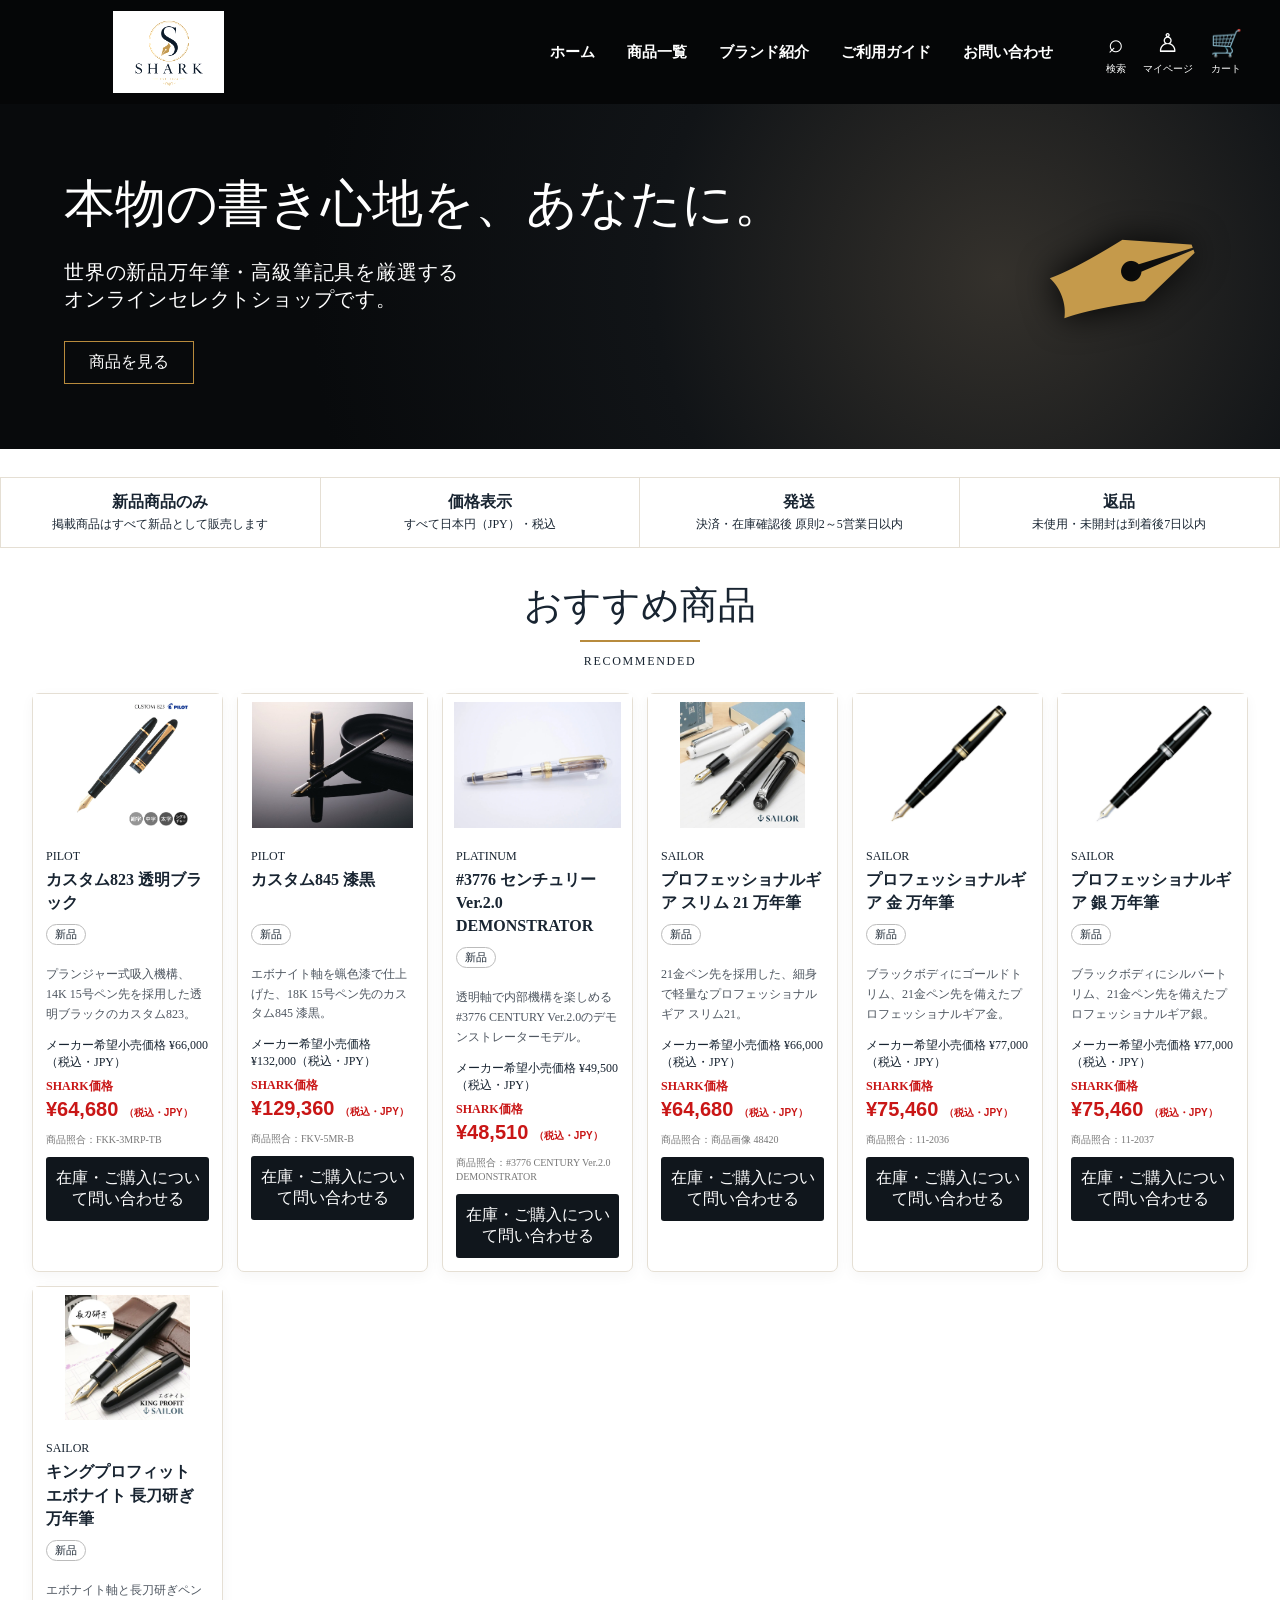
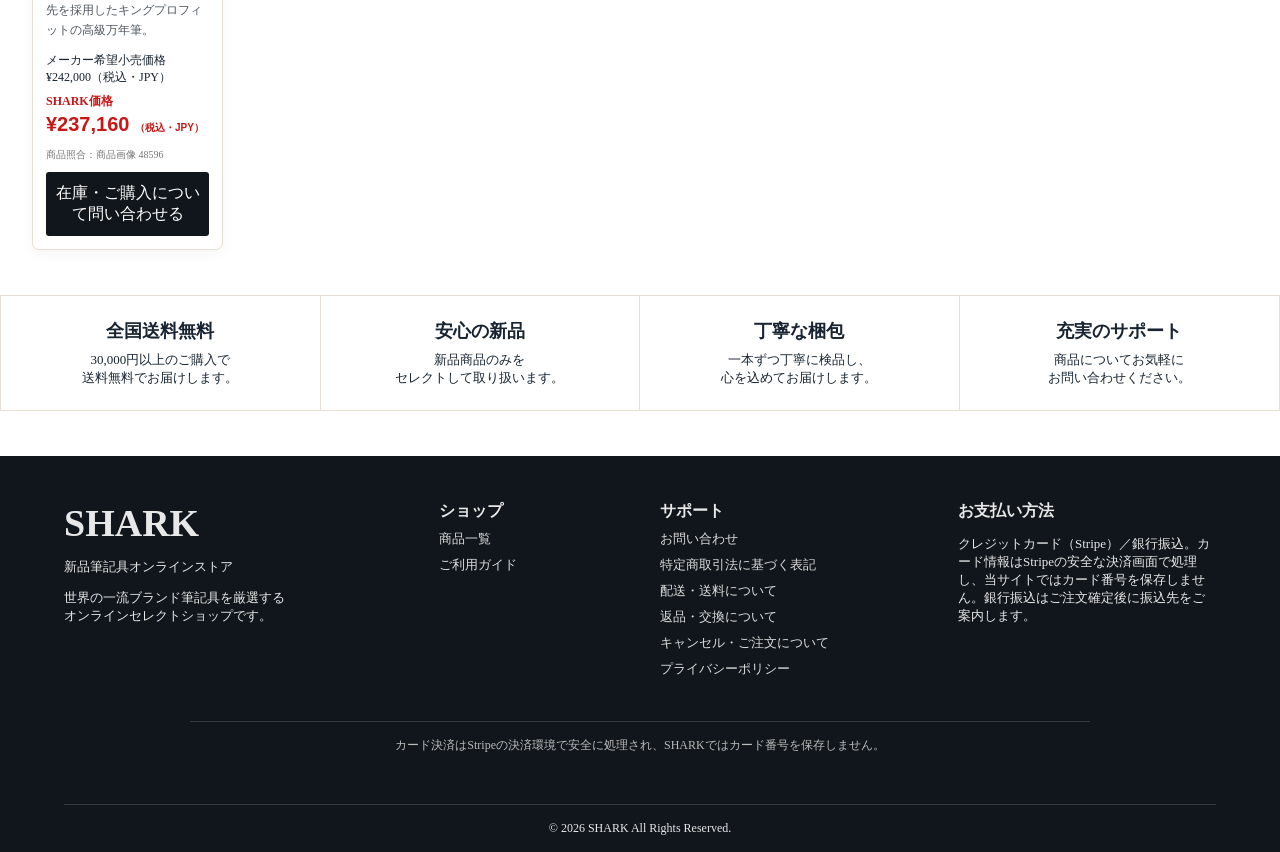
<file: index.html>
<!doctype html>
<html lang="ja"><head><meta charset="utf-8"><meta name="viewport" content="width=device-width,initial-scale=1">
<title>SHARK | 新品高級筆記具オンラインストア</title>
<meta name="description" content="世界の新品万年筆・高級筆記具を厳選するオンラインセレクトショップ SHARK。">
<link rel="stylesheet" href="style.css"></head><body>
<header class="top"><a class="logo" href="index.html"><img src="images/shark-logo.png" alt="SHARK"></a>
<button class="menu" aria-label="メニュー">☰</button>
<nav><a href="index.html">ホーム</a><a href="#products">商品一覧</a><a href="#brands">ブランド紹介</a><a href="guide.html">ご利用ガイド</a><a href="contact.html">お問い合わせ</a></nav>
<div class="tools"><span>⌕<small>検索</small></span><span>♙<small>マイページ</small></span><span>🛒<small>カート</small></span></div></header>
<main>
<section class="hero"><div><h1>本物の書き心地を、あなたに。</h1><p>世界の新品万年筆・高級筆記具を厳選する<br>オンラインセレクトショップです。</p><a href="#products" class="hero-btn">商品を見る</a></div><div class="hero-pen">✒</div></section>
<section class="trust-strip">
<div><b>新品商品のみ</b><span>掲載商品はすべて新品として販売します</span></div>
<div><b>価格表示</b><span>すべて日本円（JPY）・税込</span></div>
<div><b>発送</b><span>決済・在庫確認後 原則2～5営業日以内</span></div>
<div><b>返品</b><span>未使用・未開封は到着後7日以内</span></div>
</section><section class="products-section" id="products"><div class="section-title"><h2>おすすめ商品</h2><span>RECOMMENDED</span></div>
<div class="grid" id="productGrid"></div></section>
<section class="benefits"><article><b>全国送料無料</b><p>30,000円以上のご購入で<br>送料無料でお届けします。</p></article><article><b>安心の新品</b><p>新品商品のみを<br>セレクトして取り扱います。</p></article><article><b>丁寧な梱包</b><p>一本ずつ丁寧に検品し、<br>心を込めてお届けします。</p></article><article><b>充実のサポート</b><p>商品についてお気軽に<br>お問い合わせください。</p></article></section>
</main>
<footer><div class="footer-grid"><div><h2>SHARK</h2><p>新品筆記具オンラインストア</p><p>世界の一流ブランド筆記具を厳選する<br>オンラインセレクトショップです。</p></div>
<div><b>ショップ</b><a href="#products">商品一覧</a><a href="guide.html">ご利用ガイド</a></div>
<div><b>サポート</b><a href="contact.html">お問い合わせ</a><a href="legal.html">特定商取引法に基づく表記</a><a href="shipping.html">配送・送料について</a><a href="returns.html">返品・交換について</a><a href="terms.html">キャンセル・ご注文について</a><a href="privacy.html">プライバシーポリシー</a></div>
<div><b>お支払い方法</b><p>クレジットカード（Stripe）／銀行振込。カード情報はStripeの安全な決済画面で処理し、当サイトではカード番号を保存しません。銀行振込はご注文確定後に振込先をご案内します。</p></div></div><div class="secure-note">カード決済はStripeの決済環境で安全に処理され、SHARKではカード番号を保存しません。</div><div class="copyright">© 2026 SHARK All Rights Reserved.</div></footer>
<script>window.PRODUCTS=[{"brand": "PILOT", "name": "カスタム823 透明ブラック", "msrp": 66000, "image": "images/products/pilot-custom823.jpg", "description": "プランジャー式吸入機構、14K 15号ペン先を採用した透明ブラックのカスタム823。", "source": "FKK-3MRP-TB", "price": 64680, "condition": "新品", "currency": "JPY", "stock": "販売準備中"}, {"brand": "PILOT", "name": "カスタム845 漆黒", "msrp": 132000, "image": "images/products/pilot-custom845.jpg", "description": "エボナイト軸を蝋色漆で仕上げた、18K 15号ペン先のカスタム845 漆黒。", "source": "FKV-5MR-B", "price": 129360, "condition": "新品", "currency": "JPY", "stock": "販売準備中"}, {"brand": "PLATINUM", "name": "#3776 センチュリー Ver.2.0 DEMONSTRATOR", "msrp": 49500, "image": "images/products/platinum-3776-v2-demonstrator.jpg", "description": "透明軸で内部機構を楽しめる#3776 CENTURY Ver.2.0のデモンストレーターモデル。", "source": "#3776 CENTURY Ver.2.0 DEMONSTRATOR", "price": 48510, "condition": "新品", "currency": "JPY", "stock": "販売準備中"}, {"brand": "SAILOR", "name": "プロフェッショナルギア スリム 21 万年筆", "msrp": 66000, "image": "images/products/sailor-professional-gear-slim21.jpg", "description": "21金ペン先を採用した、細身で軽量なプロフェッショナルギア スリム21。", "source": "商品画像 48420", "price": 64680, "condition": "新品", "currency": "JPY", "stock": "販売準備中"}, {"brand": "SAILOR", "name": "プロフェッショナルギア 金 万年筆", "msrp": 77000, "image": "images/products/sailor-professional-gear-gold.jpg", "description": "ブラックボディにゴールドトリム、21金ペン先を備えたプロフェッショナルギア金。", "source": "11-2036", "price": 75460, "condition": "新品", "currency": "JPY", "stock": "販売準備中"}, {"brand": "SAILOR", "name": "プロフェッショナルギア 銀 万年筆", "msrp": 77000, "image": "images/products/sailor-professional-gear-silver.jpg", "description": "ブラックボディにシルバートリム、21金ペン先を備えたプロフェッショナルギア銀。", "source": "11-2037", "price": 75460, "condition": "新品", "currency": "JPY", "stock": "販売準備中"}, {"brand": "SAILOR", "name": "キングプロフィット エボナイト 長刀研ぎ 万年筆", "msrp": 242000, "image": "images/products/sailor-king-profit-ebonite-naginata.jpg", "description": "エボナイト軸と長刀研ぎペン先を採用したキングプロフィットの高級万年筆。", "source": "商品画像 48596", "price": 237160, "condition": "新品", "currency": "JPY", "stock": "販売準備中"}];</script>
<script src="script.js"></script></body></html>
</file>
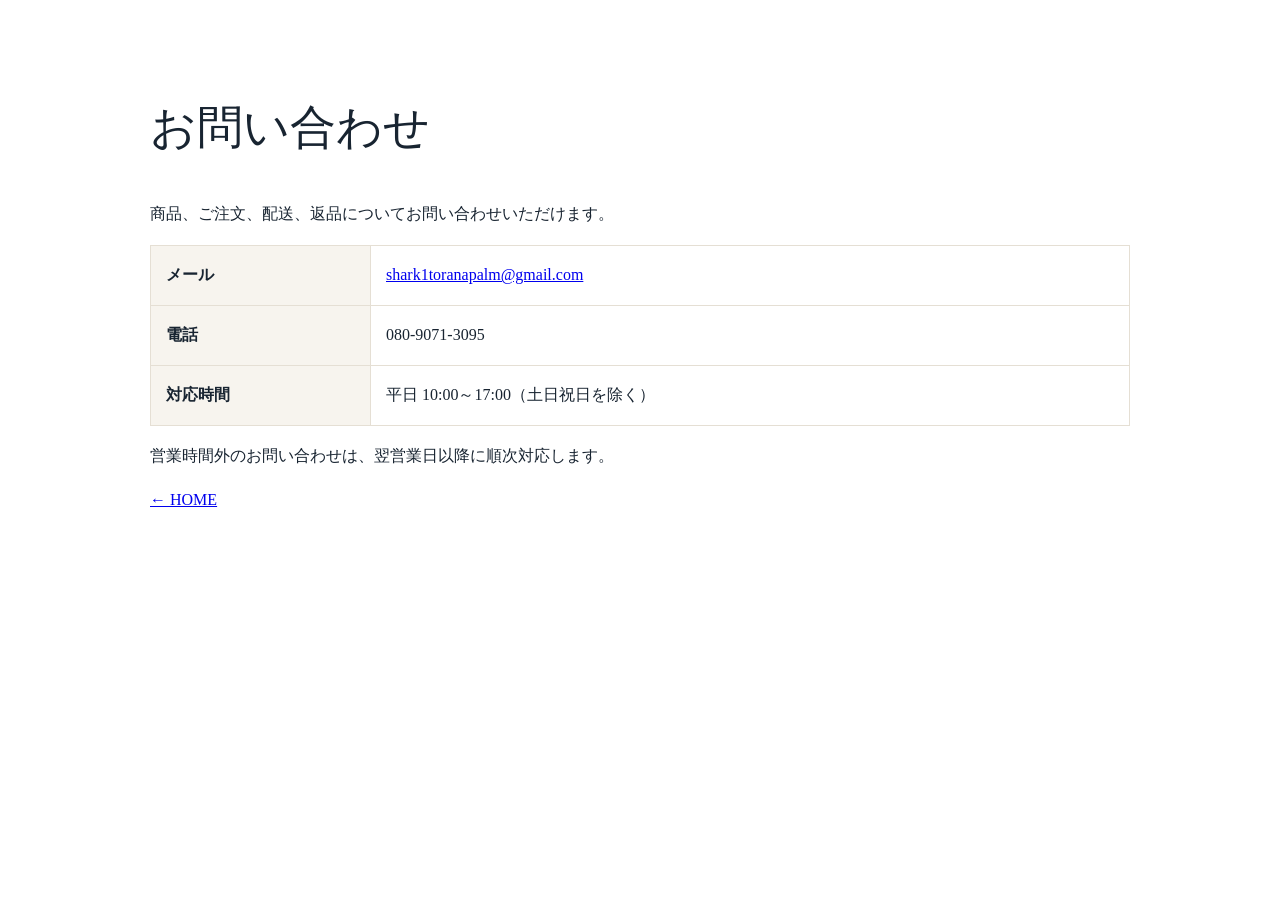
<file: contact.html>
<!doctype html><html lang="ja"><head><meta charset="utf-8"><meta name="viewport" content="width=device-width,initial-scale=1"><title>お問い合わせ | SHARK</title><link rel="stylesheet" href="style.css"></head><body>
<main class="page"><h1>お問い合わせ</h1>
<p>商品、ご注文、配送、返品についてお問い合わせいただけます。</p>
<table class="legal">
<tr><th>メール</th><td><a href="mailto:shark1toranapalm@gmail.com">shark1toranapalm@gmail.com</a></td></tr>
<tr><th>電話</th><td>080-9071-3095</td></tr>
<tr><th>対応時間</th><td>平日 10:00～17:00（土日祝日を除く）</td></tr>
</table><p>営業時間外のお問い合わせは、翌営業日以降に順次対応します。</p><p><a href="index.html">← HOME</a></p></main></body></html>
</file>
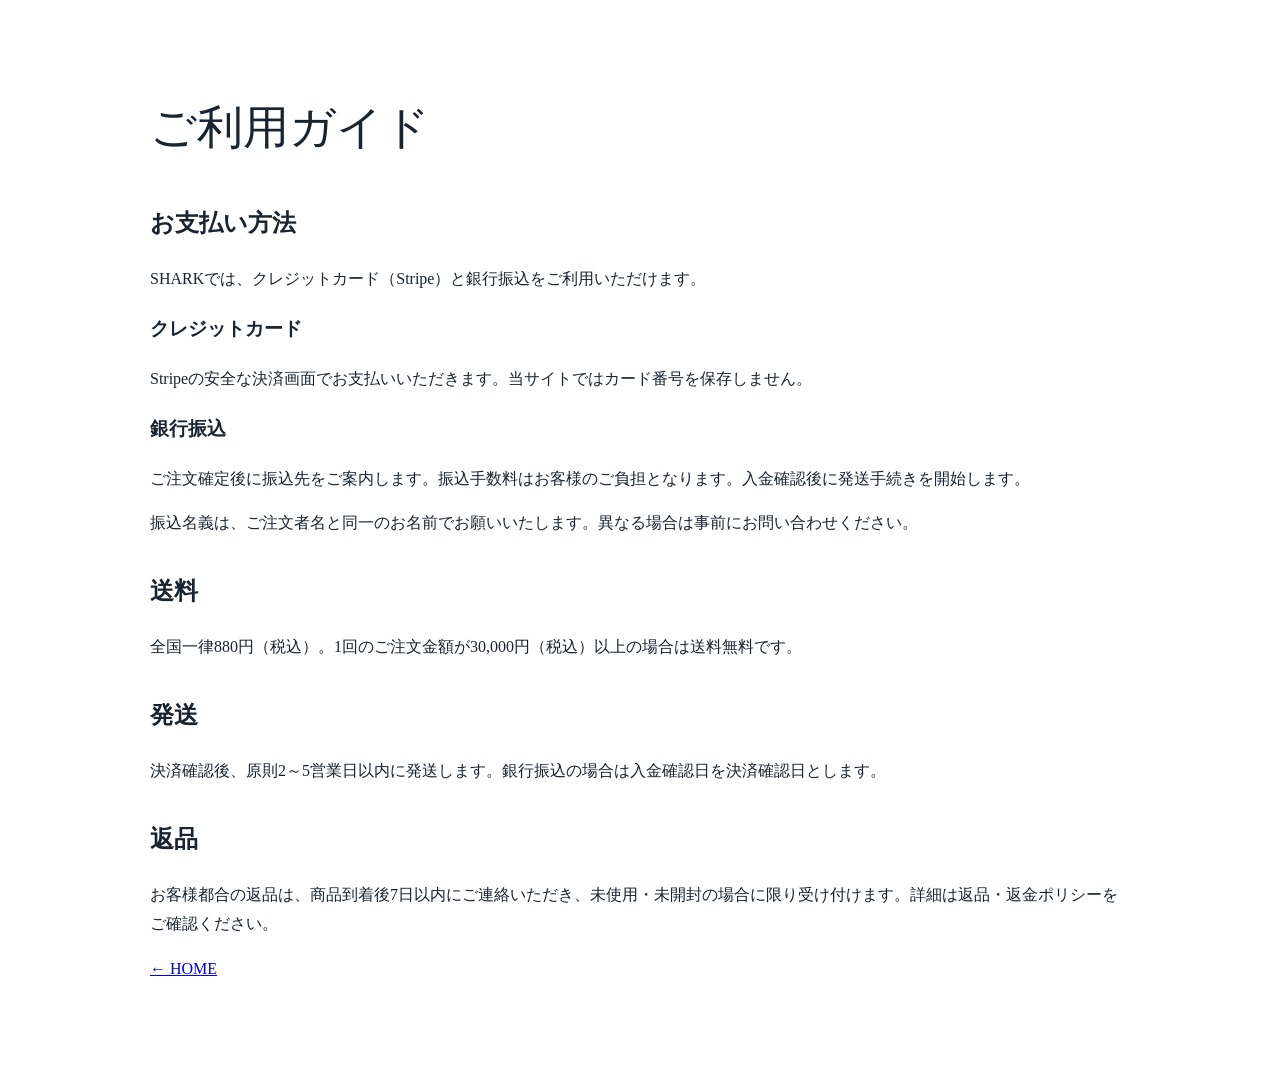
<file: guide.html>
<!doctype html><html lang="ja"><head><meta charset="utf-8"><meta name="viewport" content="width=device-width,initial-scale=1"><title>ご利用ガイド | SHARK</title><link rel="stylesheet" href="style.css"></head><body>
<main class="page"><h1>ご利用ガイド</h1>
<h2>お支払い方法</h2>
<p>SHARKでは、クレジットカード（Stripe）と銀行振込をご利用いただけます。</p>
<h3>クレジットカード</h3>
<p>Stripeの安全な決済画面でお支払いいただきます。当サイトではカード番号を保存しません。</p>
<h3>銀行振込</h3>
<p>ご注文確定後に振込先をご案内します。振込手数料はお客様のご負担となります。入金確認後に発送手続きを開始します。</p>
<p>振込名義は、ご注文者名と同一のお名前でお願いいたします。異なる場合は事前にお問い合わせください。</p>
<h2>送料</h2><p>全国一律880円（税込）。1回のご注文金額が30,000円（税込）以上の場合は送料無料です。</p>
<h2>発送</h2><p>決済確認後、原則2～5営業日以内に発送します。銀行振込の場合は入金確認日を決済確認日とします。</p>
<h2>返品</h2><p>お客様都合の返品は、商品到着後7日以内にご連絡いただき、未使用・未開封の場合に限り受け付けます。詳細は返品・返金ポリシーをご確認ください。</p>
<p><a href="index.html">← HOME</a></p></main></body></html>
</file>
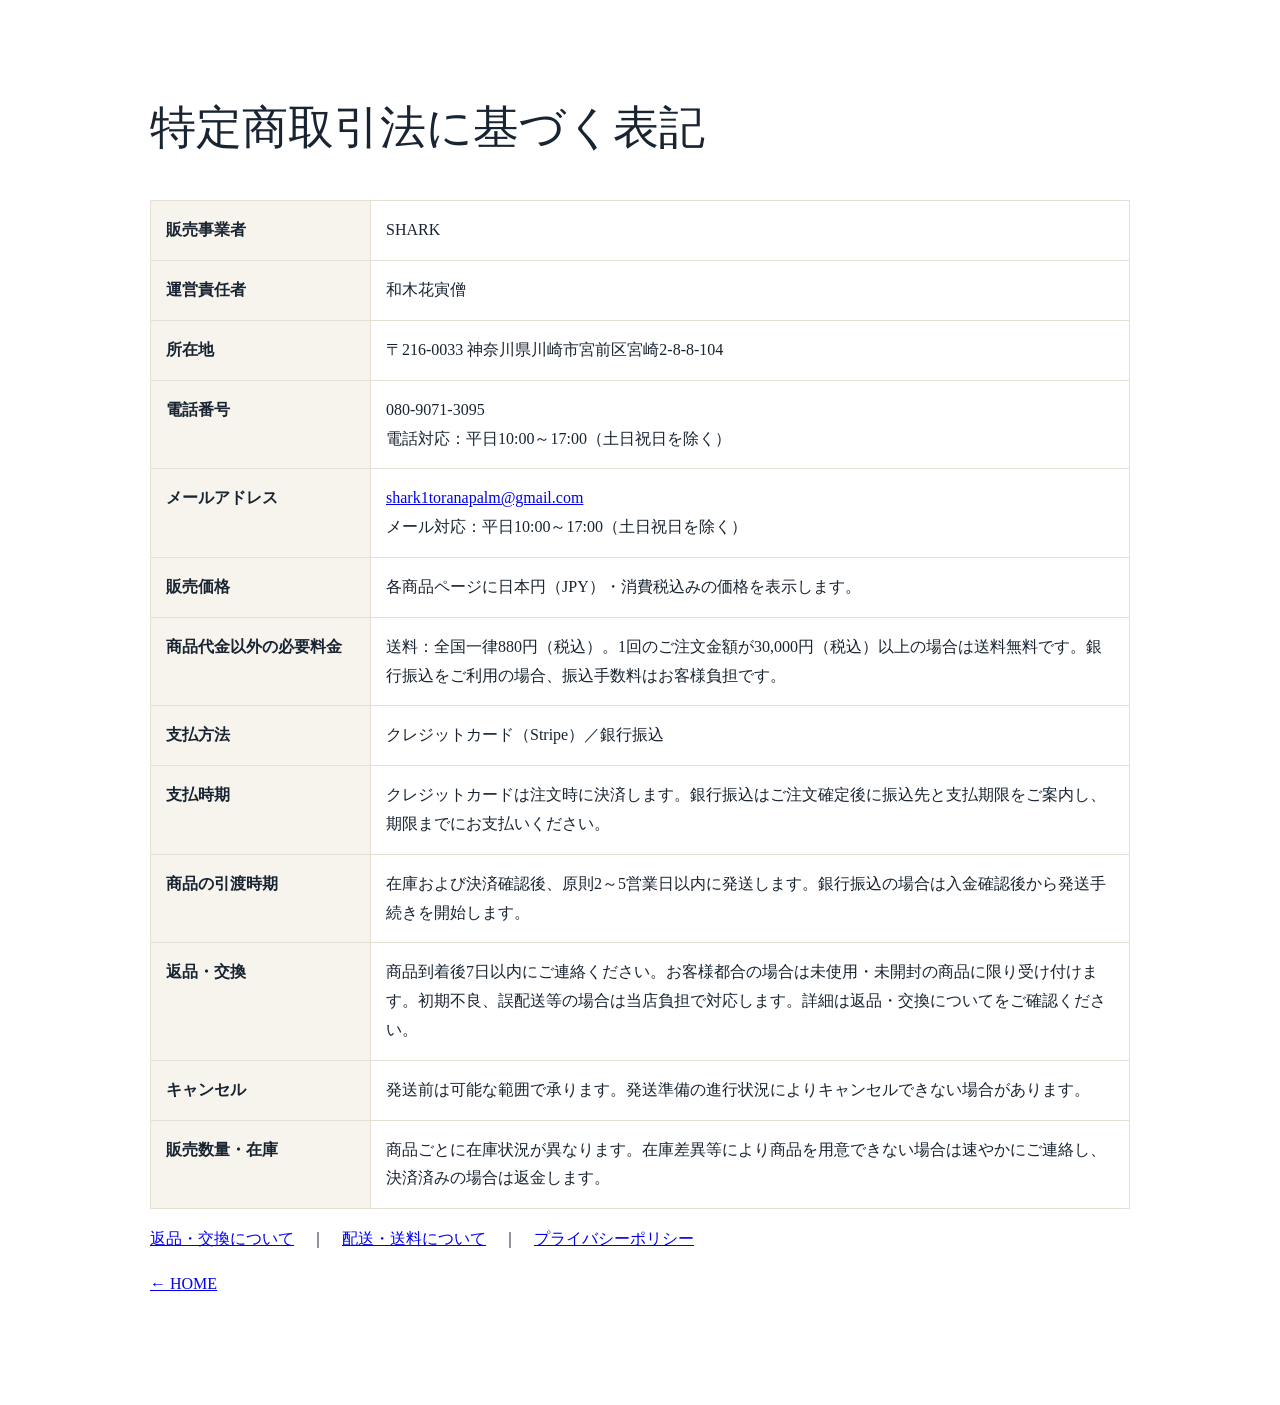
<file: legal.html>
<!doctype html><html lang="ja"><head><meta charset="utf-8"><meta name="viewport" content="width=device-width,initial-scale=1">
<title>特定商取引法に基づく表記 | SHARK</title><link rel="stylesheet" href="style.css"></head><body>
<main class="page"><h1>特定商取引法に基づく表記</h1>
<table class="legal">
<tr><th>販売事業者</th><td>SHARK</td></tr>
<tr><th>運営責任者</th><td>和木花寅僧</td></tr>
<tr><th>所在地</th><td>〒216-0033 神奈川県川崎市宮前区宮崎2-8-8-104</td></tr>
<tr><th>電話番号</th><td>080-9071-3095<br>電話対応：平日10:00～17:00（土日祝日を除く）</td></tr>
<tr><th>メールアドレス</th><td><a href="mailto:shark1toranapalm@gmail.com">shark1toranapalm@gmail.com</a><br>メール対応：平日10:00～17:00（土日祝日を除く）</td></tr>
<tr><th>販売価格</th><td>各商品ページに日本円（JPY）・消費税込みの価格を表示します。</td></tr>
<tr><th>商品代金以外の必要料金</th><td>送料：全国一律880円（税込）。1回のご注文金額が30,000円（税込）以上の場合は送料無料です。銀行振込をご利用の場合、振込手数料はお客様負担です。</td></tr>
<tr><th>支払方法</th><td>クレジットカード（Stripe）／銀行振込</td></tr>
<tr><th>支払時期</th><td>クレジットカードは注文時に決済します。銀行振込はご注文確定後に振込先と支払期限をご案内し、期限までにお支払いください。</td></tr>
<tr><th>商品の引渡時期</th><td>在庫および決済確認後、原則2～5営業日以内に発送します。銀行振込の場合は入金確認後から発送手続きを開始します。</td></tr>
<tr><th>返品・交換</th><td>商品到着後7日以内にご連絡ください。お客様都合の場合は未使用・未開封の商品に限り受け付けます。初期不良、誤配送等の場合は当店負担で対応します。詳細は返品・交換についてをご確認ください。</td></tr>
<tr><th>キャンセル</th><td>発送前は可能な範囲で承ります。発送準備の進行状況によりキャンセルできない場合があります。</td></tr>
<tr><th>販売数量・在庫</th><td>商品ごとに在庫状況が異なります。在庫差異等により商品を用意できない場合は速やかにご連絡し、決済済みの場合は返金します。</td></tr>
</table>
<p><a href="returns.html">返品・交換について</a>　｜　<a href="shipping.html">配送・送料について</a>　｜　<a href="privacy.html">プライバシーポリシー</a></p>
<p><a href="index.html">← HOME</a></p></main></body></html>
</file>
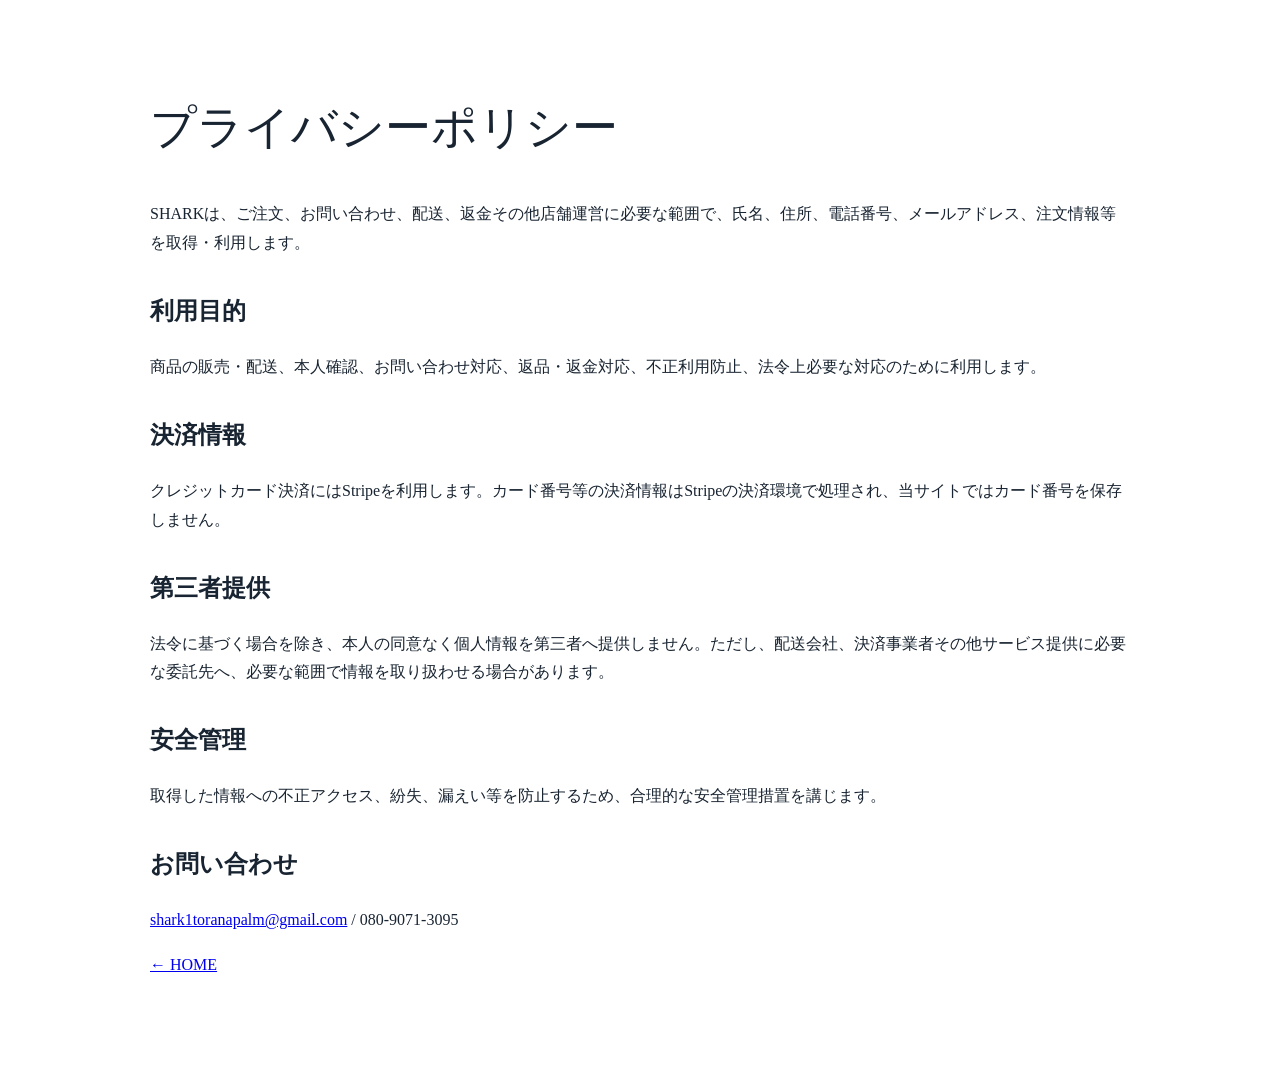
<file: privacy.html>
<!doctype html><html lang="ja"><head><meta charset="utf-8"><meta name="viewport" content="width=device-width,initial-scale=1"><title>プライバシーポリシー | SHARK</title><link rel="stylesheet" href="style.css"></head><body>
<main class="page"><h1>プライバシーポリシー</h1>
<p>SHARKは、ご注文、お問い合わせ、配送、返金その他店舗運営に必要な範囲で、氏名、住所、電話番号、メールアドレス、注文情報等を取得・利用します。</p>
<h2>利用目的</h2><p>商品の販売・配送、本人確認、お問い合わせ対応、返品・返金対応、不正利用防止、法令上必要な対応のために利用します。</p>
<h2>決済情報</h2><p>クレジットカード決済にはStripeを利用します。カード番号等の決済情報はStripeの決済環境で処理され、当サイトではカード番号を保存しません。</p>
<h2>第三者提供</h2><p>法令に基づく場合を除き、本人の同意なく個人情報を第三者へ提供しません。ただし、配送会社、決済事業者その他サービス提供に必要な委託先へ、必要な範囲で情報を取り扱わせる場合があります。</p>
<h2>安全管理</h2><p>取得した情報への不正アクセス、紛失、漏えい等を防止するため、合理的な安全管理措置を講じます。</p>
<h2>お問い合わせ</h2><p><a href="mailto:shark1toranapalm@gmail.com">shark1toranapalm@gmail.com</a> / 080-9071-3095</p>
<p><a href="index.html">← HOME</a></p></main></body></html>
</file>
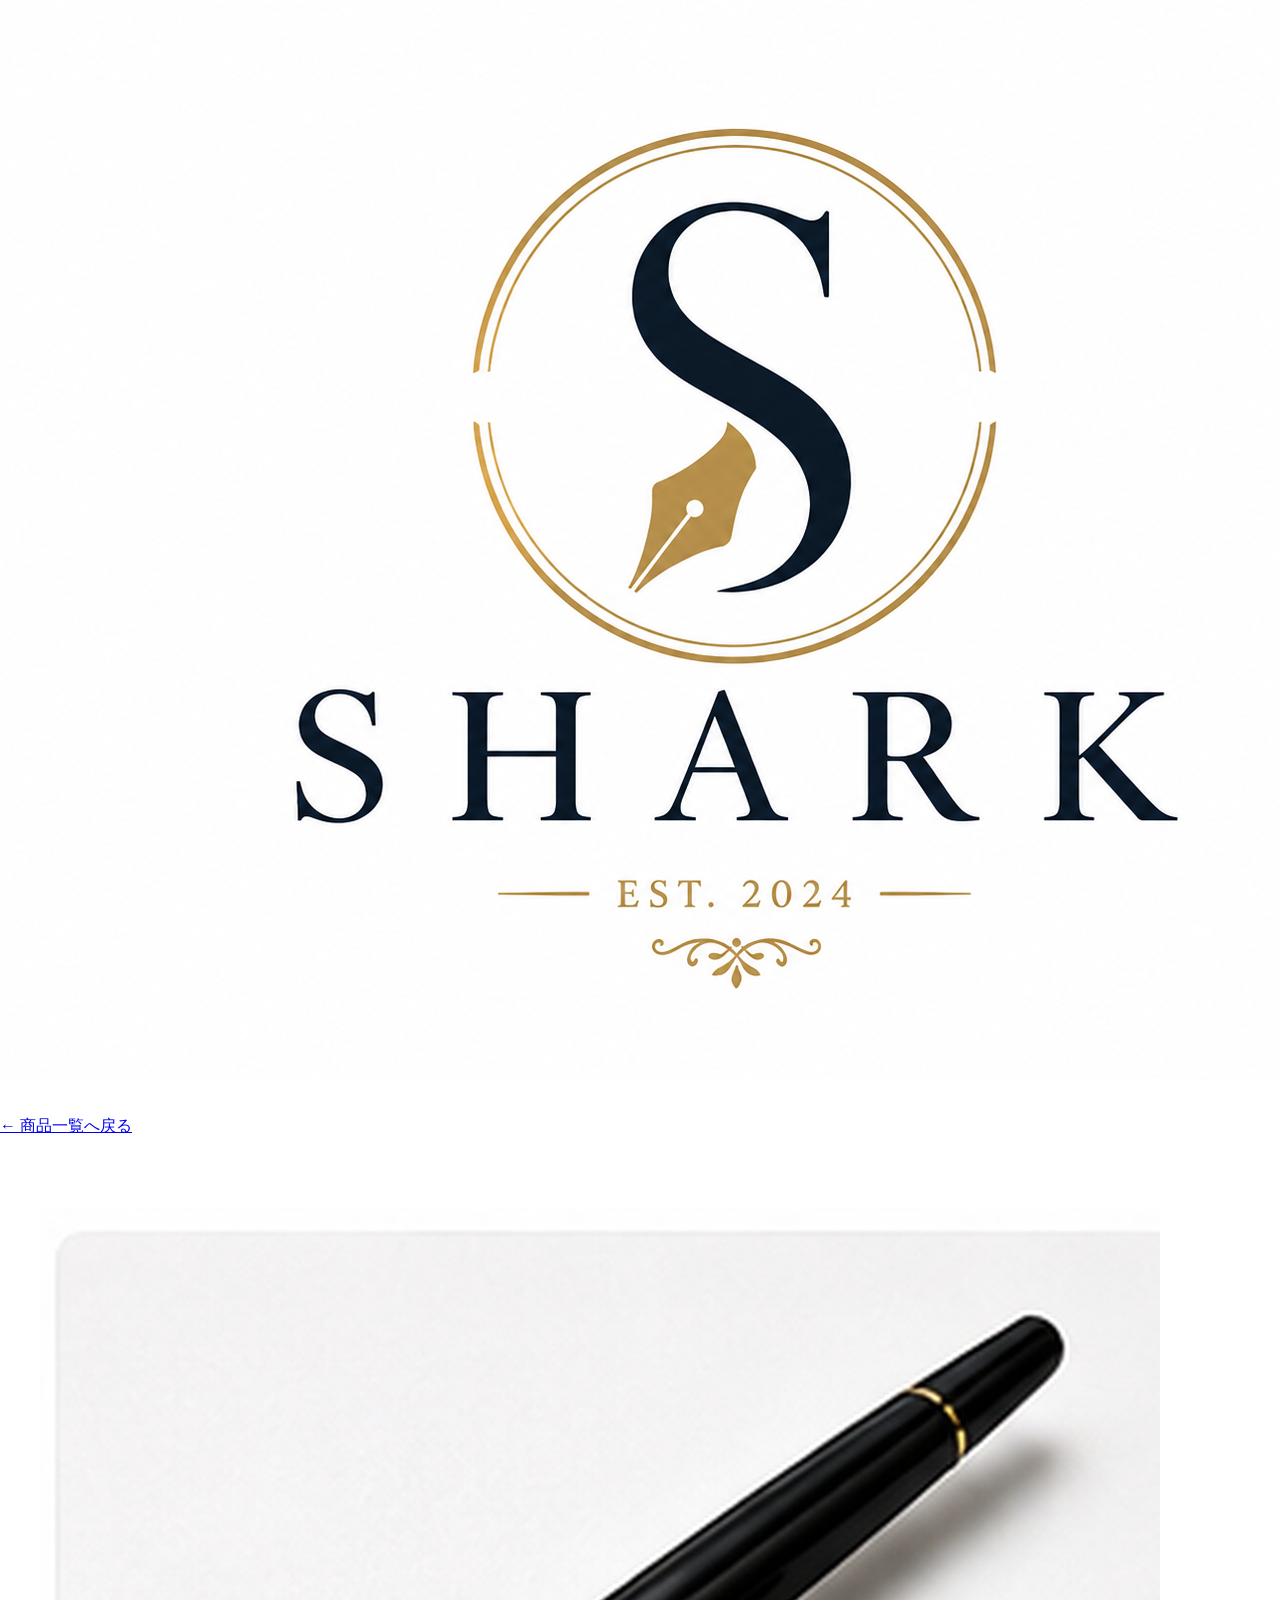
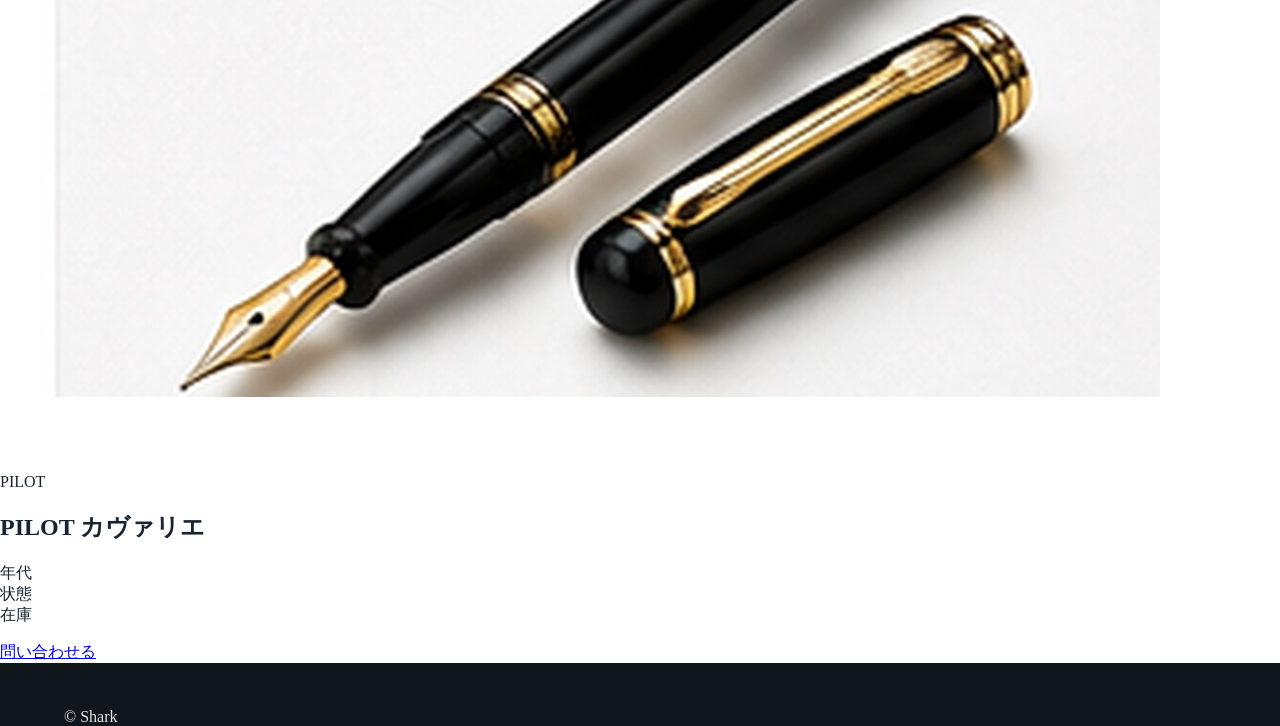
<file: product.html>
<!doctype html><html lang="ja"><head><meta charset="utf-8"><meta name="viewport" content="width=device-width,initial-scale=1"><title>商品詳細 | Shark</title><link rel="stylesheet" href="style.css"></head><body>
<header class="site-header"><div class="header-inner"><a class="brand" href="index.html"><img src="images/shark-logo.png" alt="Shark"></a><nav class="site-nav"><a href="index.html">HOME</a><a href="index.html#collection">COLLECTION</a><a href="shop.html">SHOP INFO</a></nav></div></header>
<main id="detail" class="detail-page">読み込み中です。</main>
<footer class="site-footer">© Shark</footer>
<script src="products.js"></script>
<script>
const detail = document.getElementById("detail");
const id = Number(new URLSearchParams(location.search).get("id"));
const products = Array.isArray(window.SHARK_PRODUCTS) ? window.SHARK_PRODUCTS : [];

const esc = (value) => String(value ?? "")
  .replace(/&/g, "&amp;")
  .replace(/</g, "&lt;")
  .replace(/>/g, "&gt;")
  .replace(/"/g, "&quot;")
  .replace(/'/g, "&#039;");

const product = products[id];

if (!product) {
  detail.innerHTML = '<p><a href="index.html#collection">← 商品一覧へ戻る</a></p><p>商品が見つかりません。</p>';
} else {
  detail.innerHTML = `
    <p><a href="index.html#collection">← 商品一覧へ戻る</a></p>
    <div class="detail-layout">
      <div>
        <img
          class="detail-image"
          src="${esc(product.image)}"
          alt="${esc(product.name)}"
          onerror="this.onerror=null;this.src='images/shark-logo.png';"
        >
      </div>
      <article class="detail-info">
        <p class="eyebrow">${esc(product.brand)}</p>
        <h1>${esc(product.name)}</h1>
        <p class="price">${esc(product.price)}</p>
        <dl class="spec-list">
          <div class="spec-row"><dt>年代</dt><dd>${esc(product.year)}</dd></div>
          <div class="spec-row"><dt>状態</dt><dd>${esc(product.condition)}</dd></div>
          <div class="spec-row"><dt>在庫</dt><dd>${esc(product.status)}</dd></div>
        </dl>
        <p>${esc(product.description)}</p>
        <a class="primary-button" href="mailto:shark1toranapalm@gmail.com?subject=${encodeURIComponent(product.name)}について">問い合わせる</a>
      </article>
    </div>
  `;
  document.title = `${product.name} | Shark`;
}
</script></body></html>
</file>
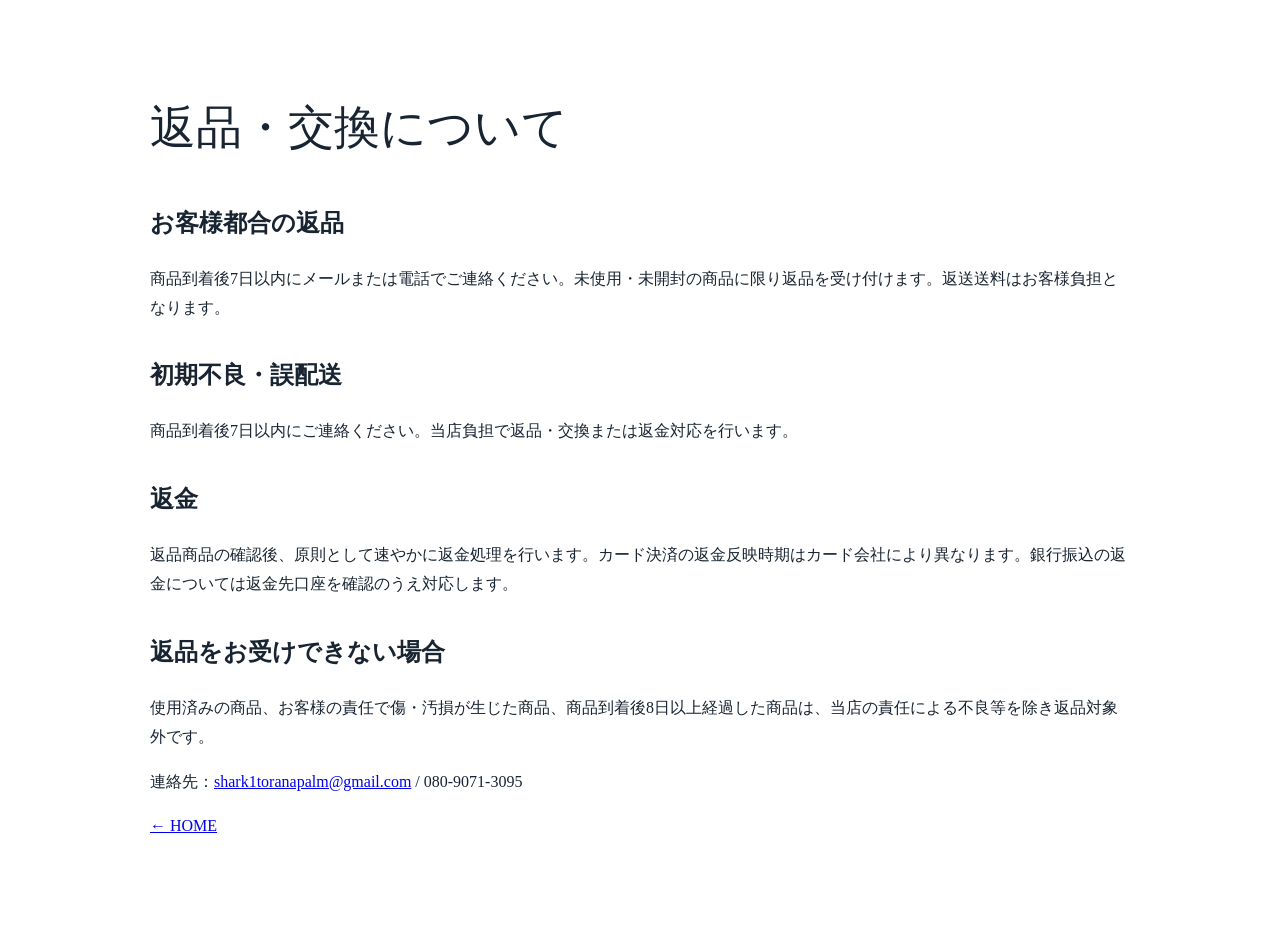
<file: returns.html>
<!doctype html><html lang="ja"><head><meta charset="utf-8"><meta name="viewport" content="width=device-width,initial-scale=1"><title>返品・交換について | SHARK</title><link rel="stylesheet" href="style.css"></head><body>
<main class="page"><h1>返品・交換について</h1>
<h2>お客様都合の返品</h2><p>商品到着後7日以内にメールまたは電話でご連絡ください。未使用・未開封の商品に限り返品を受け付けます。返送送料はお客様負担となります。</p>
<h2>初期不良・誤配送</h2><p>商品到着後7日以内にご連絡ください。当店負担で返品・交換または返金対応を行います。</p>
<h2>返金</h2><p>返品商品の確認後、原則として速やかに返金処理を行います。カード決済の返金反映時期はカード会社により異なります。銀行振込の返金については返金先口座を確認のうえ対応します。</p>
<h2>返品をお受けできない場合</h2><p>使用済みの商品、お客様の責任で傷・汚損が生じた商品、商品到着後8日以上経過した商品は、当店の責任による不良等を除き返品対象外です。</p>
<p>連絡先：<a href="mailto:shark1toranapalm@gmail.com">shark1toranapalm@gmail.com</a> / 080-9071-3095</p><p><a href="index.html">← HOME</a></p></main></body></html>
</file>
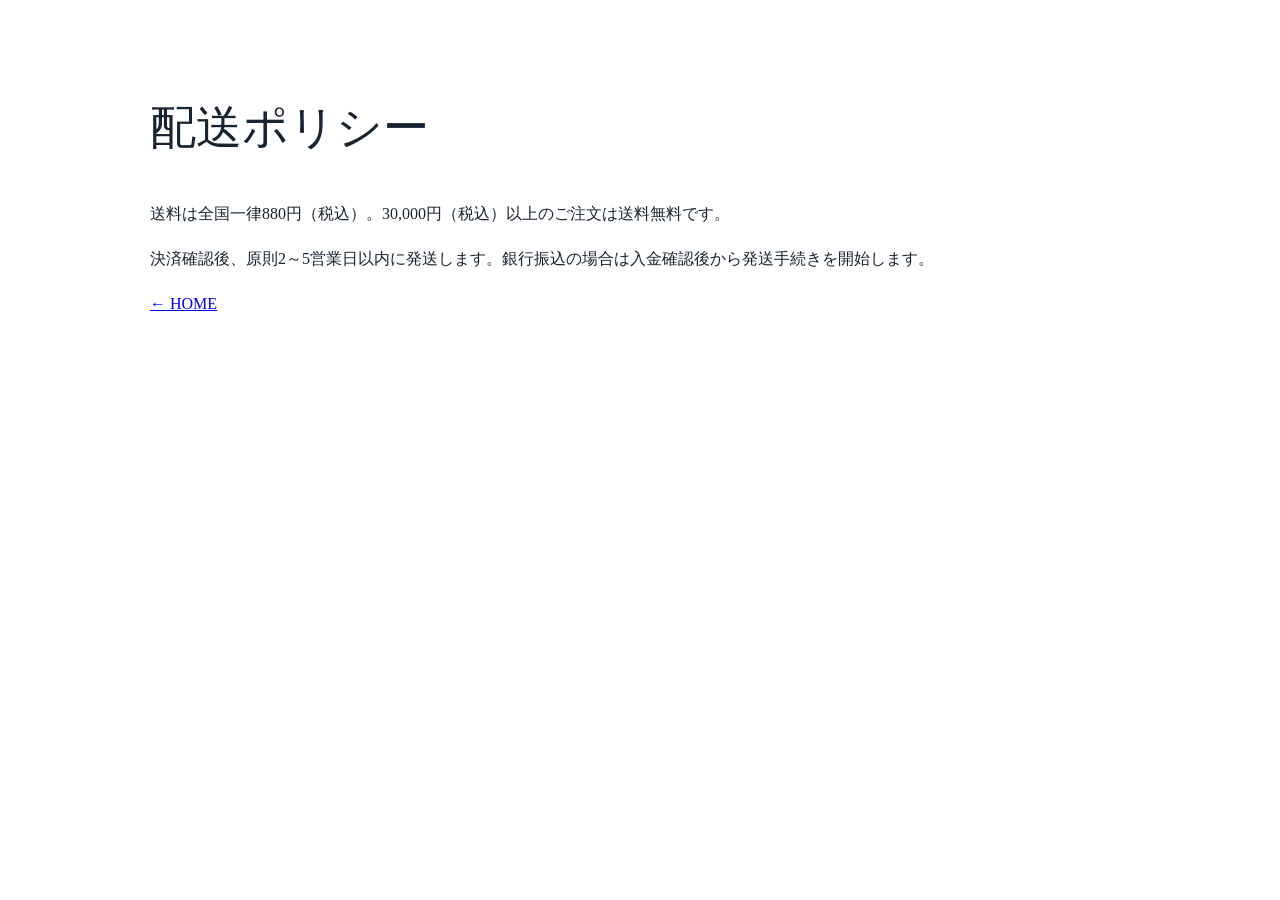
<file: shipping.html>
<!doctype html><html lang="ja"><head><meta charset="utf-8"><meta name="viewport" content="width=device-width,initial-scale=1"><title>SHARK</title><link rel="stylesheet" href="style.css"></head><body><main class="page"><h1>配送ポリシー</h1><p>送料は全国一律880円（税込）。30,000円（税込）以上のご注文は送料無料です。</p><p>決済確認後、原則2～5営業日以内に発送します。銀行振込の場合は入金確認後から発送手続きを開始します。</p><p><a href="index.html">← HOME</a></p></main></body></html>
</file>
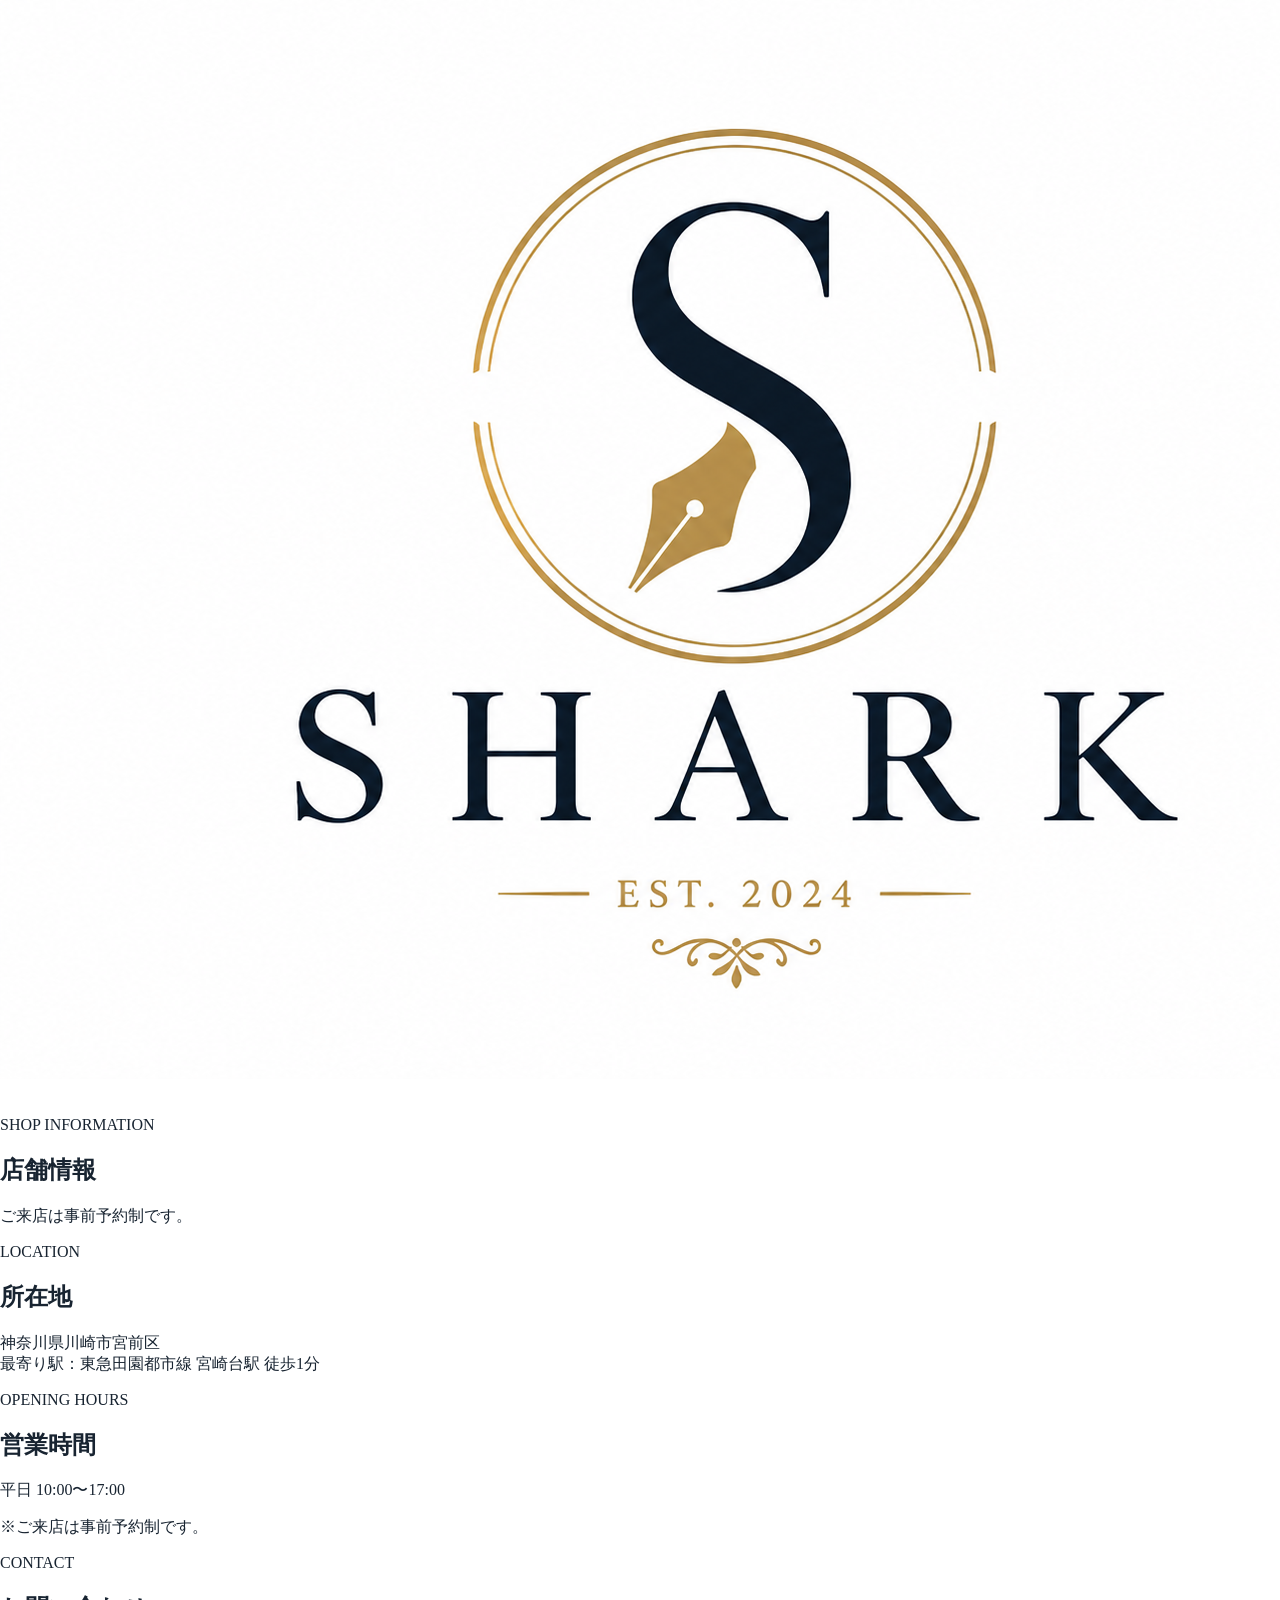
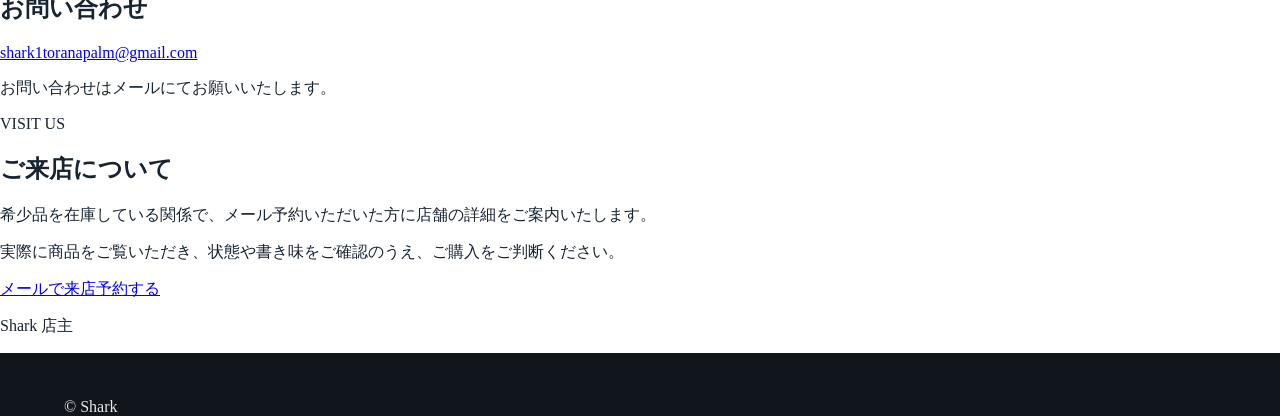
<file: shop.html>
<!doctype html><html lang="ja"><head><meta charset="utf-8"><meta name="viewport" content="width=device-width,initial-scale=1"><title>店舗情報 | Shark</title><link rel="stylesheet" href="style.css"></head><body>
<header class="site-header"><div class="header-inner"><a class="brand" href="index.html"><img src="images/shark-logo.png" alt="Shark"></a><nav class="site-nav"><a href="index.html">HOME</a><a href="index.html#collection">COLLECTION</a><a href="shop.html">SHOP INFO</a></nav></div></header>
<main class="shop-page"><section class="shop-hero"><p class="eyebrow">SHOP INFORMATION</p><h1>店舗情報</h1><p>ご来店は事前予約制です。</p></section>
<section class="shop-info-grid"><article class="shop-info-card"><p class="eyebrow">LOCATION</p><h2>所在地</h2><p>神奈川県川崎市宮前区<br>最寄り駅：東急田園都市線 宮崎台駅 徒歩1分</p></article><article class="shop-info-card"><p class="eyebrow">OPENING HOURS</p><h2>営業時間</h2><p>平日 10:00〜17:00</p><p>※ご来店は事前予約制です。</p></article><article class="shop-info-card shop-info-card-wide"><p class="eyebrow">CONTACT</p><h2>お問い合わせ</h2><p><a href="mailto:shark1toranapalm@gmail.com">shark1toranapalm@gmail.com</a></p><p>お問い合わせはメールにてお願いいたします。</p></article></section>
<section class="visit-section"><div class="visit-card"><p class="eyebrow">VISIT US</p><h2>ご来店について</h2><p>希少品を在庫している関係で、メール予約いただいた方に店舗の詳細をご案内いたします。</p><p>実際に商品をご覧いただき、状態や書き味をご確認のうえ、ご購入をご判断ください。</p><a class="primary-button" href="mailto:shark1toranapalm@gmail.com?subject=Shark来店予約">メールで来店予約する</a><p class="owner-sign">Shark 店主</p></div></section></main>
<footer class="site-footer">© Shark</footer></body></html>
</file>
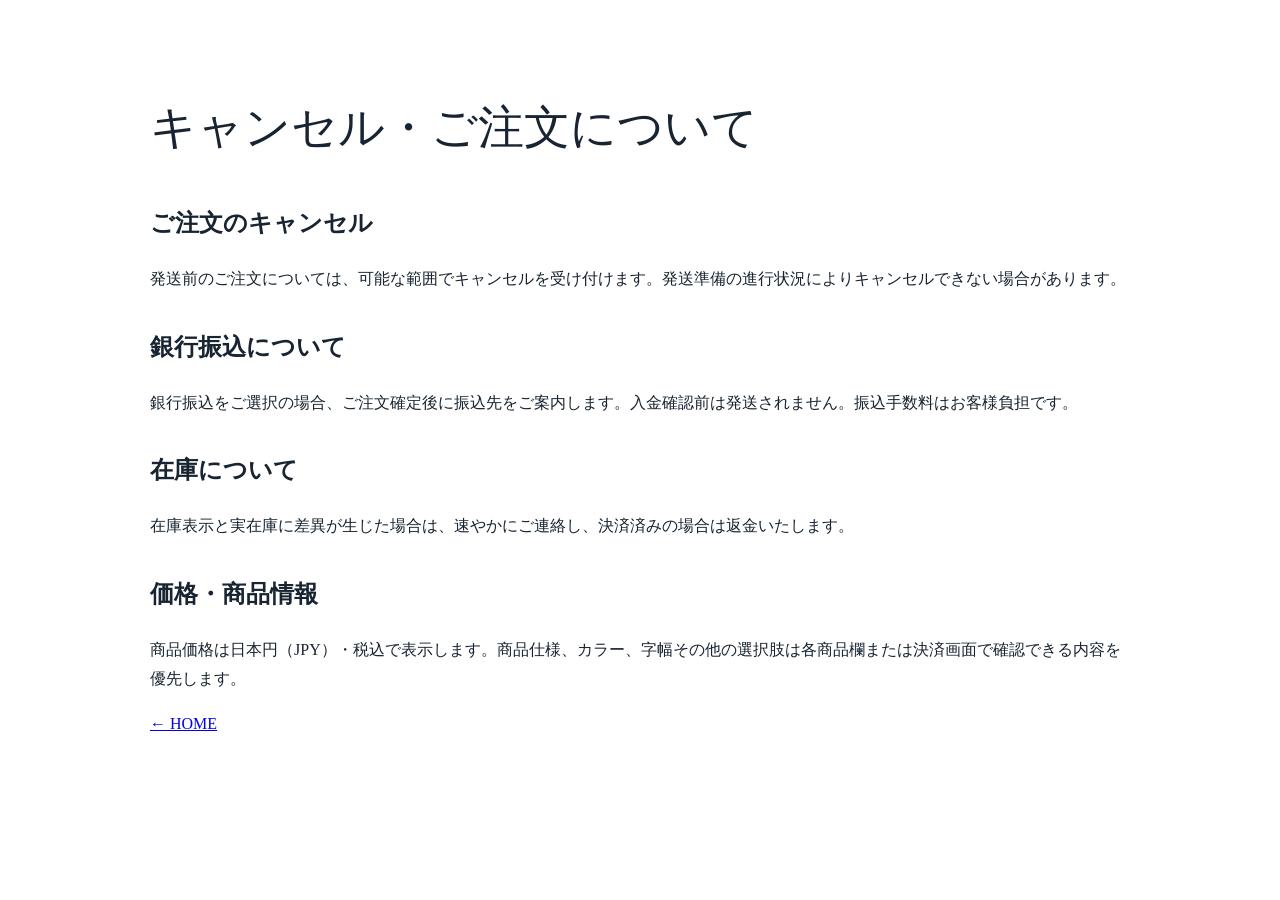
<file: terms.html>
<!doctype html><html lang="ja"><head><meta charset="utf-8"><meta name="viewport" content="width=device-width,initial-scale=1"><title>キャンセル・ご注文について | SHARK</title><link rel="stylesheet" href="style.css"></head><body>
<main class="page"><h1>キャンセル・ご注文について</h1>
<h2>ご注文のキャンセル</h2><p>発送前のご注文については、可能な範囲でキャンセルを受け付けます。発送準備の進行状況によりキャンセルできない場合があります。</p>
<h2>銀行振込について</h2><p>銀行振込をご選択の場合、ご注文確定後に振込先をご案内します。入金確認前は発送されません。振込手数料はお客様負担です。</p><h2>在庫について</h2><p>在庫表示と実在庫に差異が生じた場合は、速やかにご連絡し、決済済みの場合は返金いたします。</p>
<h2>価格・商品情報</h2><p>商品価格は日本円（JPY）・税込で表示します。商品仕様、カラー、字幅その他の選択肢は各商品欄または決済画面で確認できる内容を優先します。</p>
<p><a href="index.html">← HOME</a></p></main></body></html>
</file>
<file: style.css>
:root{--black:#090c0f;--ink:#182431;--gold:#b88b3d;--red:#c91616;--cream:#f6f1e7;--line:#e5dfd4}
*{box-sizing:border-box}html{scroll-behavior:smooth}body{margin:0;color:var(--ink);background:#fff;font-family:"Yu Mincho","Hiragino Mincho ProN",Georgia,serif}
.top{height:104px;padding:10px 3%;display:flex;align-items:center;gap:35px;background:#050607;color:white;position:sticky;top:0;z-index:20}
.logo{display:block;width:260px;height:82px}.logo img{width:100%;height:100%;object-fit:contain;filter:brightness(1.08)}
nav{display:flex;gap:32px;margin-left:auto}nav a{color:#fff;text-decoration:none;font-weight:700;font-size:15px;white-space:nowrap}.tools{display:flex;gap:17px;margin-left:18px}.tools span{font:26px Arial;text-align:center}.tools small{display:block;font-size:10px;margin-top:3px}.menu{display:none}
.hero{min-height:310px;padding:50px 5%;display:flex;align-items:center;justify-content:space-between;color:#fff;background:radial-gradient(circle at 78% 50%,#34312c 0,#111417 34%,#080a0c 68%);overflow:hidden}
.hero h1{font-size:clamp(34px,4vw,54px);font-weight:400;margin:0 0 18px}.hero p{font-size:20px;letter-spacing:.04em}.hero-btn{display:inline-block;margin-top:8px;padding:10px 24px;border:1px solid var(--gold);color:white;text-decoration:none}.hero-pen{font-size:210px;color:#c59a4b;transform:rotate(-20deg);text-shadow:0 0 35px #000}
.products-section{padding:32px 2.5% 45px;background:#fff}.section-title{text-align:center;margin-bottom:24px}.section-title h2{font-size:38px;font-weight:500;margin:0}.section-title h2:after{content:"";display:block;width:120px;height:2px;background:var(--gold);margin:9px auto}.section-title span{font-size:12px;letter-spacing:.14em}
.grid{display:grid;grid-template-columns:repeat(6,minmax(0,1fr));gap:14px;max-width:1500px;margin:auto}.product-card{border:1px solid var(--line);border-radius:7px;background:#fff;overflow:hidden;box-shadow:0 4px 14px rgba(0,0,0,.04)}.photo{aspect-ratio:1.22/1;background:#f8f5ef;overflow:hidden}.photo img{width:100%;height:100%;object-fit:cover;display:block}.product-info{padding:13px}.brand{font-size:12px}.product-card h3{font-size:16px;line-height:1.45;min-height:46px;margin:4px 0 10px}.regular{font-size:12px;margin:0 0 7px}.shark-label{color:var(--red);font-size:12px;font-weight:bold;margin:0}.sale{color:var(--red);font:bold 20px Arial,sans-serif;margin:3px 0 12px}.sale small{font-size:10px}.cart{width:100%;border:0;border-radius:3px;padding:11px 4px;background:#091017;color:#fff;cursor:pointer}.benefits{display:grid;grid-template-columns:repeat(4,1fr);max-width:1450px;margin:0 auto 45px;border:1px solid var(--line)}.benefits article{text-align:center;padding:23px 12px;border-right:1px solid var(--line)}.benefits article:last-child{border-right:0}.benefits b{font-size:18px}.benefits p{font-size:13px;margin:8px 0 0}
footer{background:#10161c;color:#e8e8e8;padding:45px 5% 0}.footer-grid{display:grid;grid-template-columns:1.3fr .7fr 1fr 1fr;gap:40px;max-width:1300px;margin:auto}.footer-grid h2{font-size:38px;margin:0}.footer-grid a{display:block;color:#ddd;text-decoration:none;margin:8px 0;font-size:13px}.footer-grid p{font-size:13px}.copyright{text-align:center;border-top:1px solid #343a40;margin-top:35px;padding:16px;font-size:12px}
@media(max-width:1100px){.grid{grid-template-columns:repeat(3,1fr)}nav{gap:14px}.logo{width:190px}}
@media(max-width:720px){.top{height:auto;min-height:82px;flex-wrap:wrap}.logo{width:170px;height:62px}.menu{display:block;margin-left:auto;background:transparent;color:white;border:1px solid #555;padding:8px 11px}.tools{display:none}nav{display:none;width:100%;flex-direction:column;padding:12px 0}nav.open{display:flex}.hero{min-height:350px}.hero-pen{font-size:100px}.grid{grid-template-columns:repeat(2,1fr);gap:9px}.product-info{padding:10px}.product-card h3{font-size:14px}.benefits{grid-template-columns:1fr 1fr;margin:0 14px 30px}.benefits article{border-bottom:1px solid var(--line)}.footer-grid{grid-template-columns:1fr}.section-title h2{font-size:30px}}

.brand-row{display:flex;align-items:center;justify-content:space-between;gap:8px}
.high-badge{display:inline-block;padding:3px 7px;border:1px solid var(--gold);color:var(--gold);font:700 9px Arial,sans-serif;letter-spacing:.08em;border-radius:999px}

/* --- product-card clipping fix --- */
.photo{
  aspect-ratio: 4 / 3;
  overflow: hidden;
  background: #fff;
}
.photo img{
  width:100%;
  height:100%;
  object-fit:contain;
  object-position:center;
  padding:8px;
}
.product-card{
  overflow:visible;
}
.product-info{
  overflow:visible;
}
.product-card h3{
  min-height:0;
  height:auto;
  overflow:visible;
  white-space:normal;
  word-break:normal;
  overflow-wrap:anywhere;
  line-height:1.45;
}
.regular,
.shark-label,
.sale{
  white-space:normal;
  overflow:visible;
}

.trust-strip{display:grid;grid-template-columns:repeat(4,1fr);max-width:1450px;margin:28px auto 0;border:1px solid var(--line);background:#fff}
.trust-strip div{padding:14px;text-align:center;border-right:1px solid var(--line)}
.trust-strip div:last-child{border-right:0}.trust-strip b,.trust-strip span{display:block}.trust-strip span{font-size:12px;margin-top:3px}
.condition{display:inline-block;margin:0 0 8px;padding:2px 8px;border:1px solid #bbb;border-radius:999px;font-size:11px}
.desc{font-size:12px;line-height:1.65;min-height:58px;color:#4e5660}
.stock{font-size:11px;color:#777}.cart{display:block;text-align:center;text-decoration:none}
.cart.disabled{opacity:.55;cursor:not-allowed}
@media(max-width:720px){.trust-strip{grid-template-columns:1fr 1fr;margin:18px 14px 0}.trust-strip div{border-bottom:1px solid var(--line)}}

.image-pending{width:100%;height:100%;display:flex;flex-direction:column;align-items:center;justify-content:center;padding:20px;text-align:center;background:linear-gradient(145deg,#faf8f3,#f1ece2)}
.image-pending b{font:700 13px Arial,sans-serif;letter-spacing:.16em;color:var(--gold)}
.image-pending span{margin:9px 0;font-size:15px}.image-pending small{font-size:11px;color:#777}
.source-note{font-size:10px;color:#777}.verified-photo{overflow:hidden}

.photo img{width:100%;height:100%;object-fit:contain!important;object-position:center;background:#fff;padding:10px}
.image-error{height:100%;display:grid;place-items:center;text-align:center;padding:20px;color:#777;font-size:12px}
.source-note{font-size:10px;color:#777;line-height:1.4}

/* supplied real-product image presentation */
.photo{aspect-ratio:4/3;background:#fff;overflow:hidden}
.photo img{display:block;width:100%;height:100%;object-fit:contain!important;object-position:center;padding:8px;background:#fff}
.product-card h3{height:auto!important;min-height:46px;overflow:visible!important;white-space:normal!important}

.page{width:min(980px,calc(100% - 32px));margin:0 auto;padding:56px 0 90px;line-height:1.8}
.page h1{font-size:clamp(30px,5vw,46px);font-weight:500}.page h2{margin-top:32px}
.legal{width:100%;border-collapse:collapse;background:#fff}.legal th,.legal td{padding:15px;border:1px solid var(--line);vertical-align:top;text-align:left}.legal th{width:220px;background:#f7f4ee}
.inquiry-order{background:#10161c!important;color:#fff!important}
.secure-note{text-align:center;max-width:900px;margin:35px auto 0;padding:15px;border-top:1px solid #343a40;font-size:12px;color:#bbb}
@media(max-width:720px){.legal th,.legal td{display:block;width:100%}.legal th{border-bottom:0}}
</file>
